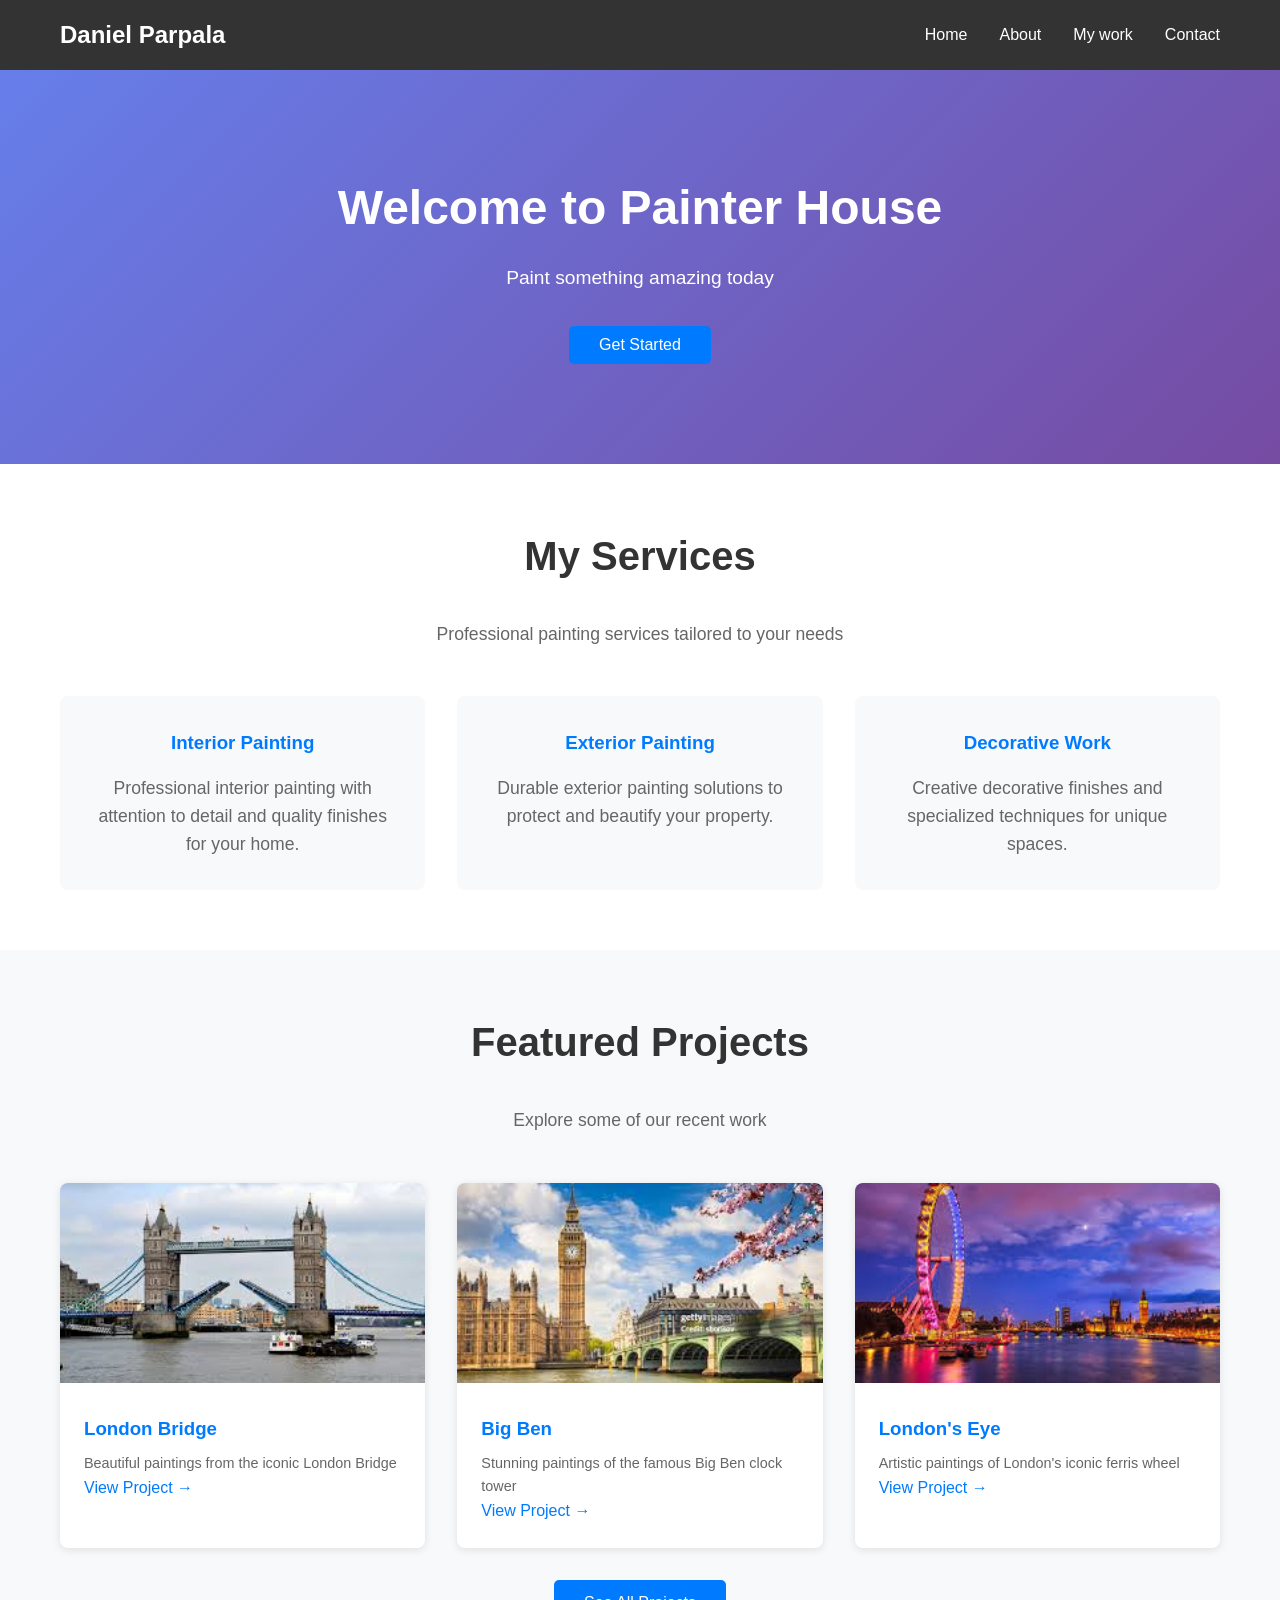
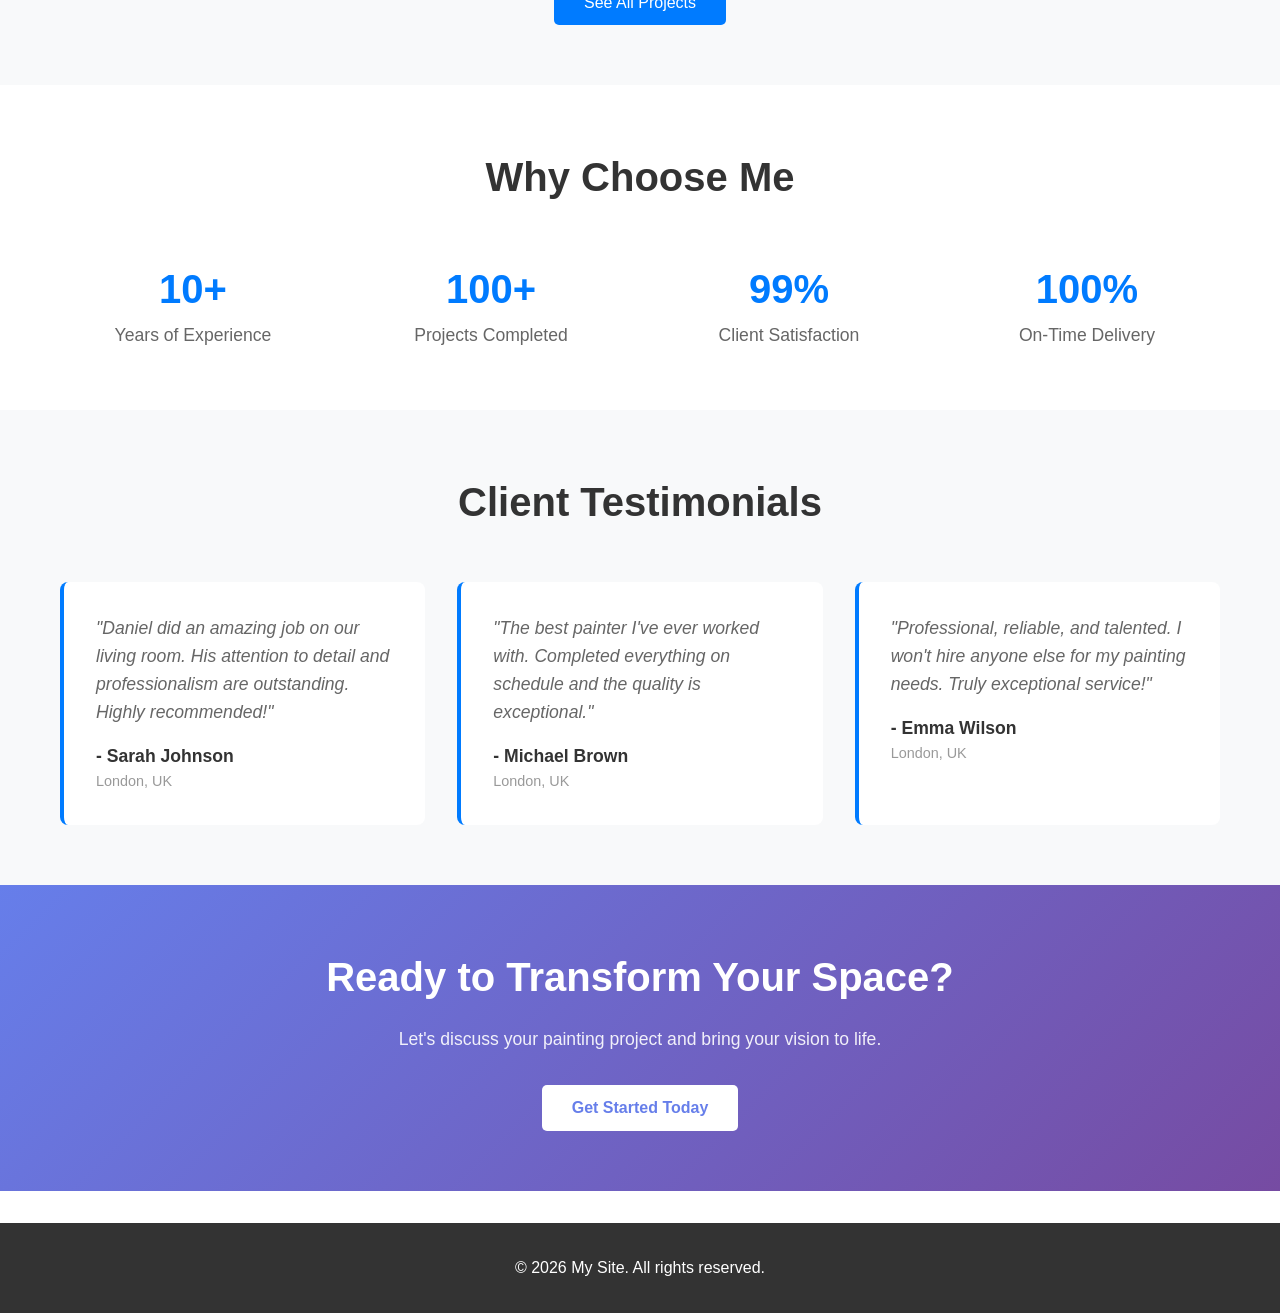
<file: index.html>
<!DOCTYPE html>
<html lang="en">
<head>
    <meta charset="UTF-8">
    <meta name="viewport" content="width=device-width, initial-scale=1.0">
    <title>Welcome to Painter House</title>
    <link rel="stylesheet" href="css/styles.css">
    <style>
        .video-modal {
            display: none;
            position: fixed;
            z-index: 1000;
            left: 0;
            top: 0;
            width: 100%;
            height: 100%;
            background-color: rgba(0, 0, 0, 0.8);
            animation: fadeIn 0.3s ease-in;
        }

        @keyframes fadeIn {
            from { opacity: 0; }
            to { opacity: 1; }
        }

        .video-modal.show {
            display: flex;
            align-items: center;
            justify-content: center;
        }

        .video-modal-content {
            background-color: #000;
            padding: 20px;
            border-radius: 8px;
            position: relative;
            width: 90%;
            max-width: 800px;
        }

        .close-video {
            position: absolute;
            right: 15px;
            top: 10px;
            font-size: 28px;
            font-weight: bold;
            color: #fff;
            cursor: pointer;
            background: none;
            border: none;
            padding: 0;
        }

        .close-video:hover {
            color: #ccc;
        }

        .video-modal-content video {
            width: 100%;
            height: auto;
            border-radius: 5px;
        }
    </style>
</head>
<body>
    <!-- Navigation -->
    <nav class="navbar">
        <div class="container">
            <h1 class="logo">Daniel Parpala</h1>
            <ul class="nav-links">
                <li><a href="#home">Home</a></li>
                <li><a href="about.html">About</a></li>
                <li><a href="gallery.html">My work</a></li>
                <li><a href="contact.html">Contact</a></li>
            </ul>
        </div>
    </nav>

    <!-- Hero Section -->
    <section class="hero" id="home">
        <div class="container">
            <h2>Welcome to Painter House</h2>
            <p>Paint something amazing today</p>
            <button class="btn" onclick="playVideo()">Get Started</button>
        </div>
    </section>



    <!-- Services Section -->
    <section class="section" id="services">
        <div class="container">
            <h2>My Services</h2>
            <p style="text-align: center; color: #666; margin-bottom: 3rem;">Professional painting services tailored to your needs</p>
            
            <div style="display: grid; grid-template-columns: repeat(auto-fit, minmax(250px, 1fr)); gap: 2rem;">
                <div style="background: #f8f9fa; padding: 2rem; border-radius: 8px; text-align: center;">
                    <h3 style="color: #007bff; margin-bottom: 1rem;">Interior Painting</h3>
                    <p style="color: #666;">Professional interior painting with attention to detail and quality finishes for your home.</p>
                </div>
                <div style="background: #f8f9fa; padding: 2rem; border-radius: 8px; text-align: center;">
                    <h3 style="color: #007bff; margin-bottom: 1rem;">Exterior Painting</h3>
                    <p style="color: #666;">Durable exterior painting solutions to protect and beautify your property.</p>
                </div>
                <div style="background: #f8f9fa; padding: 2rem; border-radius: 8px; text-align: center;">
                    <h3 style="color: #007bff; margin-bottom: 1rem;">Decorative Work</h3>
                    <p style="color: #666;">Creative decorative finishes and specialized techniques for unique spaces.</p>
                </div>
            </div>
        </div>
    </section>

    <!-- Featured Projects Section -->
    <section class="section" style="background-color: #f8f9fa;">
        <div class="container">
            <h2>Featured Projects</h2>
            <p style="text-align: center; color: #666; margin-bottom: 3rem;">Explore some of our recent work</p>
            
            <div style="display: grid; grid-template-columns: repeat(auto-fit, minmax(280px, 1fr)); gap: 2rem;">
                <div style="background: white; border-radius: 8px; overflow: hidden; box-shadow: 0 2px 8px rgba(0,0,0,0.1); transition: transform 0.3s; cursor: pointer;" onclick="showcaseProject('London Bridge')">
                    <img src="images/London Bridge/1.jpg" alt="London Bridge" style="width: 100%; height: 200px; object-fit: cover;">
                    <div style="padding: 1.5rem;">
                        <h3 style="color: #007bff; margin-bottom: 0.5rem;">London Bridge</h3>
                        <p style="color: #666; font-size: 0.9rem;">Beautiful paintings from the iconic London Bridge</p>
                        <a href="london-bridge.html" style="color: #007bff; text-decoration: none; font-weight: 500;">View Project →</a>
                    </div>
                </div>

                <div style="background: white; border-radius: 8px; overflow: hidden; box-shadow: 0 2px 8px rgba(0,0,0,0.1); transition: transform 0.3s; cursor: pointer;" onclick="showcaseProject('Big Ben')">
                    <img src="images/Big Ben/1.jpg" alt="Big Ben" style="width: 100%; height: 200px; object-fit: cover;">
                    <div style="padding: 1.5rem;">
                        <h3 style="color: #007bff; margin-bottom: 0.5rem;">Big Ben</h3>
                        <p style="color: #666; font-size: 0.9rem;">Stunning paintings of the famous Big Ben clock tower</p>
                        <a href="big-ben.html" style="color: #007bff; text-decoration: none; font-weight: 500;">View Project →</a>
                    </div>
                </div>

                <div style="background: white; border-radius: 8px; overflow: hidden; box-shadow: 0 2px 8px rgba(0,0,0,0.1); transition: transform 0.3s; cursor: pointer;" onclick="showcaseProject('London\'s Eye')">
                    <img src="images/London's Eye/1.jpg" alt="London's Eye" style="width: 100%; height: 200px; object-fit: cover;">
                    <div style="padding: 1.5rem;">
                        <h3 style="color: #007bff; margin-bottom: 0.5rem;">London's Eye</h3>
                        <p style="color: #666; font-size: 0.9rem;">Artistic paintings of London's iconic ferris wheel</p>
                        <a href="londons-eye.html" style="color: #007bff; text-decoration: none; font-weight: 500;">View Project →</a>
                    </div>
                </div>
            </div>

            <div style="text-align: center; margin-top: 2rem;">
                <a href="gallery.html" class="btn" style="display: inline-block; text-decoration: none;">See All Projects</a>
            </div>
        </div>
    </section>

    <!-- Statistics Section -->
    <section class="section">
        <div class="container">
            <h2 style="text-align: center; margin-bottom: 3rem;">Why Choose Me</h2>
            
            <div style="display: grid; grid-template-columns: repeat(auto-fit, minmax(200px, 1fr)); gap: 2rem; text-align: center;">
                <div>
                    <p style="font-size: 2.5rem; color: #007bff; font-weight: bold;">10+</p>
                    <p style="color: #666; font-size: 1.1rem;">Years of Experience</p>
                </div>
                <div>
                    <p style="font-size: 2.5rem; color: #007bff; font-weight: bold;">100+</p>
                    <p style="color: #666; font-size: 1.1rem;">Projects Completed</p>
                </div>
                <div>
                    <p style="font-size: 2.5rem; color: #007bff; font-weight: bold;">99%</p>
                    <p style="color: #666; font-size: 1.1rem;">Client Satisfaction</p>
                </div>
                <div>
                    <p style="font-size: 2.5rem; color: #007bff; font-weight: bold;">100%</p>
                    <p style="color: #666; font-size: 1.1rem;">On-Time Delivery</p>
                </div>
            </div>
        </div>
    </section>

    <!-- Testimonials Section -->
    <section class="section" style="background-color: #f8f9fa;">
        <div class="container">
            <h2 style="text-align: center; margin-bottom: 3rem;">Client Testimonials</h2>
            
            <div style="display: grid; grid-template-columns: repeat(auto-fit, minmax(300px, 1fr)); gap: 2rem;">
                <div style="background: white; padding: 2rem; border-radius: 8px; border-left: 4px solid #007bff;">
                    <p style="color: #666; margin-bottom: 1rem; font-style: italic;">"Daniel did an amazing job on our living room. His attention to detail and professionalism are outstanding. Highly recommended!"</p>
                    <p style="color: #333; font-weight: 600;">- Sarah Johnson</p>
                    <p style="color: #999; font-size: 0.9rem;">London, UK</p>
                </div>

                <div style="background: white; padding: 2rem; border-radius: 8px; border-left: 4px solid #007bff;">
                    <p style="color: #666; margin-bottom: 1rem; font-style: italic;">"The best painter I've ever worked with. Completed everything on schedule and the quality is exceptional."</p>
                    <p style="color: #333; font-weight: 600;">- Michael Brown</p>
                    <p style="color: #999; font-size: 0.9rem;">London, UK</p>
                </div>

                <div style="background: white; padding: 2rem; border-radius: 8px; border-left: 4px solid #007bff;">
                    <p style="color: #666; margin-bottom: 1rem; font-style: italic;">"Professional, reliable, and talented. I won't hire anyone else for my painting needs. Truly exceptional service!"</p>
                    <p style="color: #333; font-weight: 600;">- Emma Wilson</p>
                    <p style="color: #999; font-size: 0.9rem;">London, UK</p>
                </div>
            </div>
        </div>
    </section>

    <!-- CTA Section -->
    <section class="section" style="background: linear-gradient(135deg, #667eea 0%, #764ba2 100%); color: white; text-align: center;">
        <div class="container">
            <h2 style="color: white; margin-bottom: 1rem;">Ready to Transform Your Space?</h2>
            <p style="color: rgba(255,255,255,0.9); margin-bottom: 2rem; font-size: 1.1rem;">Let's discuss your painting project and bring your vision to life.</p>
            <a href="contact.html" class="btn" style="display: inline-block; text-decoration: none; background-color: white; color: #667eea; font-weight: 600;">Get Started Today</a>
        </div>
    </section>

    <!-- Contact Section -->
    <footer>
        <p>&copy; 2026 My Site. All rights reserved.</p>
    </footer>

    <!-- Video Modal -->
    <div id="videoModal" class="video-modal">
        <div class="video-modal-content">
            <button class="close-video" onclick="closeVideo()">&times;</button>
            <video controls>
                <source src="images/Get Started.mp4" type="video/mp4">
                Your browser does not support the video tag.
            </video>
        </div>
    </div>

    <script src="js/script.js"></script>
</body>
</html>
</file>
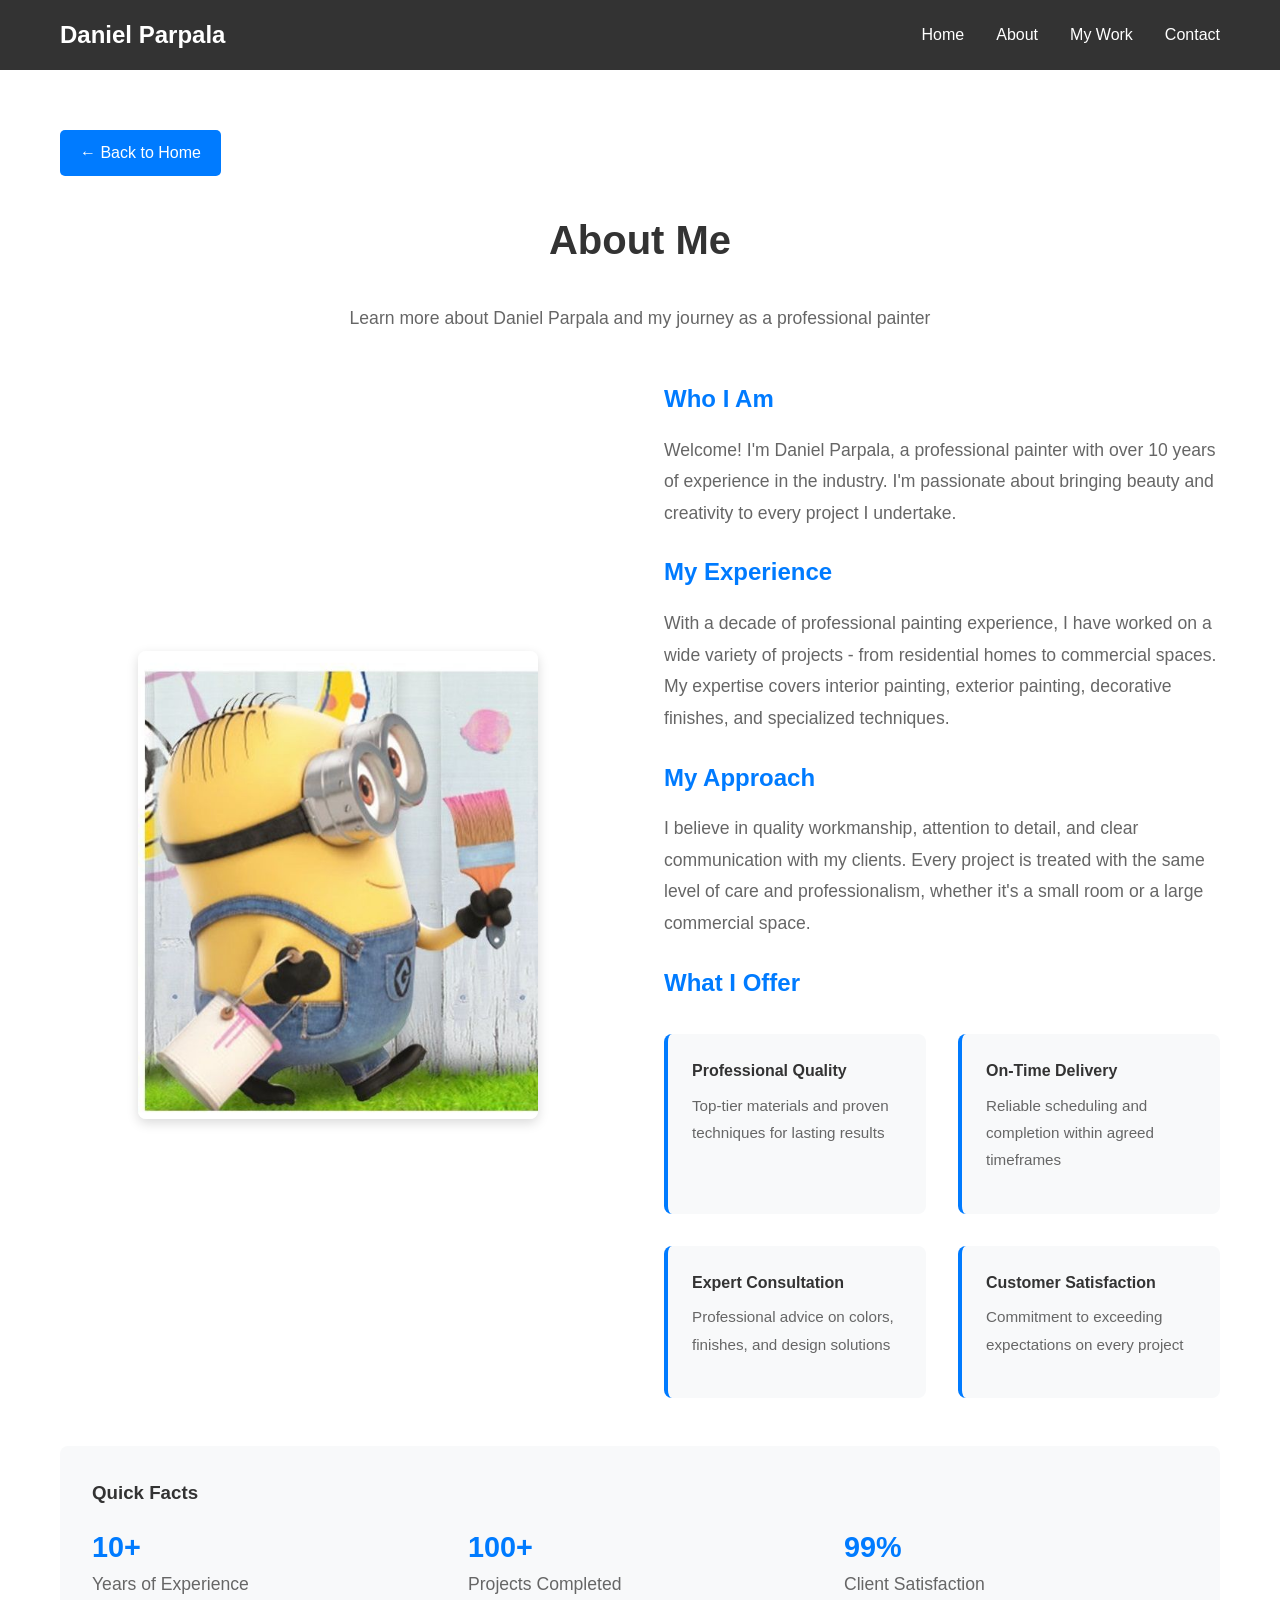
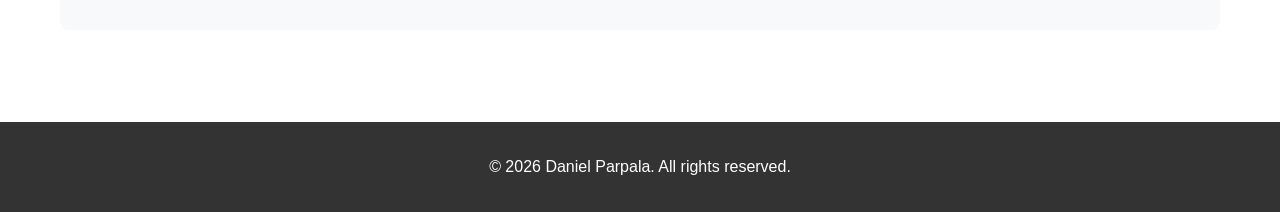
<file: about.html>
<!DOCTYPE html>
<html lang="en">
<head>
    <meta charset="UTF-8">
    <meta name="viewport" content="width=device-width, initial-scale=1.0">
    <title>About - Daniel Parpala</title>
    <link rel="stylesheet" href="css/styles.css">
    <style>
        .about-container {
            display: grid;
            grid-template-columns: 1fr 1fr;
            gap: 3rem;
            align-items: center;
            margin-top: 2rem;
        }

        .about-image {
            text-align: center;
        }

        .about-image img {
            width: 100%;
            max-width: 400px;
            border-radius: 8px;
            box-shadow: 0 4px 12px rgba(0, 0, 0, 0.15);
        }

        .about-content h3 {
            color: #007bff;
            font-size: 1.5rem;
            margin-bottom: 1rem;
            margin-top: 1.5rem;
        }

        .about-content h3:first-child {
            margin-top: 0;
        }

        .about-content p {
            color: #666;
            line-height: 1.8;
            margin-bottom: 1rem;
        }

        .info-grid {
            display: grid;
            grid-template-columns: 1fr 1fr;
            gap: 2rem;
            margin-top: 2rem;
        }

        .info-card {
            background-color: #f8f9fa;
            padding: 1.5rem;
            border-radius: 8px;
            border-left: 4px solid #007bff;
        }

        .info-card h4 {
            color: #333;
            margin-bottom: 0.5rem;
        }

        .info-card p {
            color: #666;
            font-size: 0.95rem;
        }

        .back-button {
            display: inline-block;
            margin-bottom: 2rem;
            padding: 10px 20px;
            background-color: #007bff;
            color: white;
            text-decoration: none;
            border-radius: 5px;
            transition: background-color 0.3s;
        }

        .back-button:hover {
            background-color: #0056b3;
        }

        @media (max-width: 768px) {
            .about-container {
                grid-template-columns: 1fr;
            }

            .info-grid {
                grid-template-columns: 1fr;
            }
        }
    </style>
</head>
<body>
    <!-- Navigation -->
    <nav class="navbar">
        <div class="container">
            <h1 class="logo">Daniel Parpala</h1>
            <ul class="nav-links">
                <li><a href="index.html#home">Home</a></li>
                <li><a href="about.html">About</a></li>
                <li><a href="gallery.html">My Work</a></li>
                <li><a href="contact.html">Contact</a></li>
            </ul>
        </div>
    </nav>

    <!-- About Section -->
    <section class="section">
        <div class="container">
            <a href="index.html" class="back-button">← Back to Home</a>
            
            <h2>About Me</h2>
            <p style="text-align: center; color: #666; margin-bottom: 3rem;">Learn more about Daniel Parpala and my journey as a professional painter</p>

            <div class="about-container">
                <!-- Image -->
                <div class="about-image">
                    <img src="images/minion.jpg" alt="Daniel Parpala">
                </div>

                <!-- Content -->
                <div class="about-content">
                    <h3>Who I Am</h3>
                    <p>
                        Welcome! I'm Daniel Parpala, a professional painter with over 10 years of experience in the industry. 
                        I'm passionate about bringing beauty and creativity to every project I undertake.
                    </p>

                    <h3>My Experience</h3>
                    <p>
                        With a decade of professional painting experience, I have worked on a wide variety of projects - from 
                        residential homes to commercial spaces. My expertise covers interior painting, exterior painting, 
                        decorative finishes, and specialized techniques.
                    </p>

                    <h3>My Approach</h3>
                    <p>
                        I believe in quality workmanship, attention to detail, and clear communication with my clients. 
                        Every project is treated with the same level of care and professionalism, whether it's a small 
                        room or a large commercial space.
                    </p>

                    <h3>What I Offer</h3>
                    <div class="info-grid">
                        <div class="info-card">
                            <h4>Professional Quality</h4>
                            <p>Top-tier materials and proven techniques for lasting results</p>
                        </div>
                        <div class="info-card">
                            <h4>On-Time Delivery</h4>
                            <p>Reliable scheduling and completion within agreed timeframes</p>
                        </div>
                        <div class="info-card">
                            <h4>Expert Consultation</h4>
                            <p>Professional advice on colors, finishes, and design solutions</p>
                        </div>
                        <div class="info-card">
                            <h4>Customer Satisfaction</h4>
                            <p>Commitment to exceeding expectations on every project</p>
                        </div>
                    </div>
                </div>
            </div>

            <!-- Additional Info -->
            <div style="background-color: #f8f9fa; padding: 2rem; border-radius: 8px; margin-top: 3rem;">
                <h3 style="color: #333; margin-bottom: 1rem;">Quick Facts</h3>
                <div style="display: grid; grid-template-columns: repeat(auto-fit, minmax(200px, 1fr)); gap: 2rem;">
                    <div>
                        <p style="font-size: 1.8rem; color: #007bff; font-weight: bold;">10+</p>
                        <p style="color: #666;">Years of Experience</p>
                    </div>
                    <div>
                        <p style="font-size: 1.8rem; color: #007bff; font-weight: bold;">100+</p>
                        <p style="color: #666;">Projects Completed</p>
                    </div>
                    <div>
                        <p style="font-size: 1.8rem; color: #007bff; font-weight: bold;">99%</p>
                        <p style="color: #666;">Client Satisfaction</p>
                    </div>
                </div>
            </div>
        </div>
    </section>

    <!-- Footer -->
    <footer>
        <p>&copy; 2026 Daniel Parpala. All rights reserved.</p>
    </footer>

    <script src="js/script.js"></script>
</body>
</html>
</file>
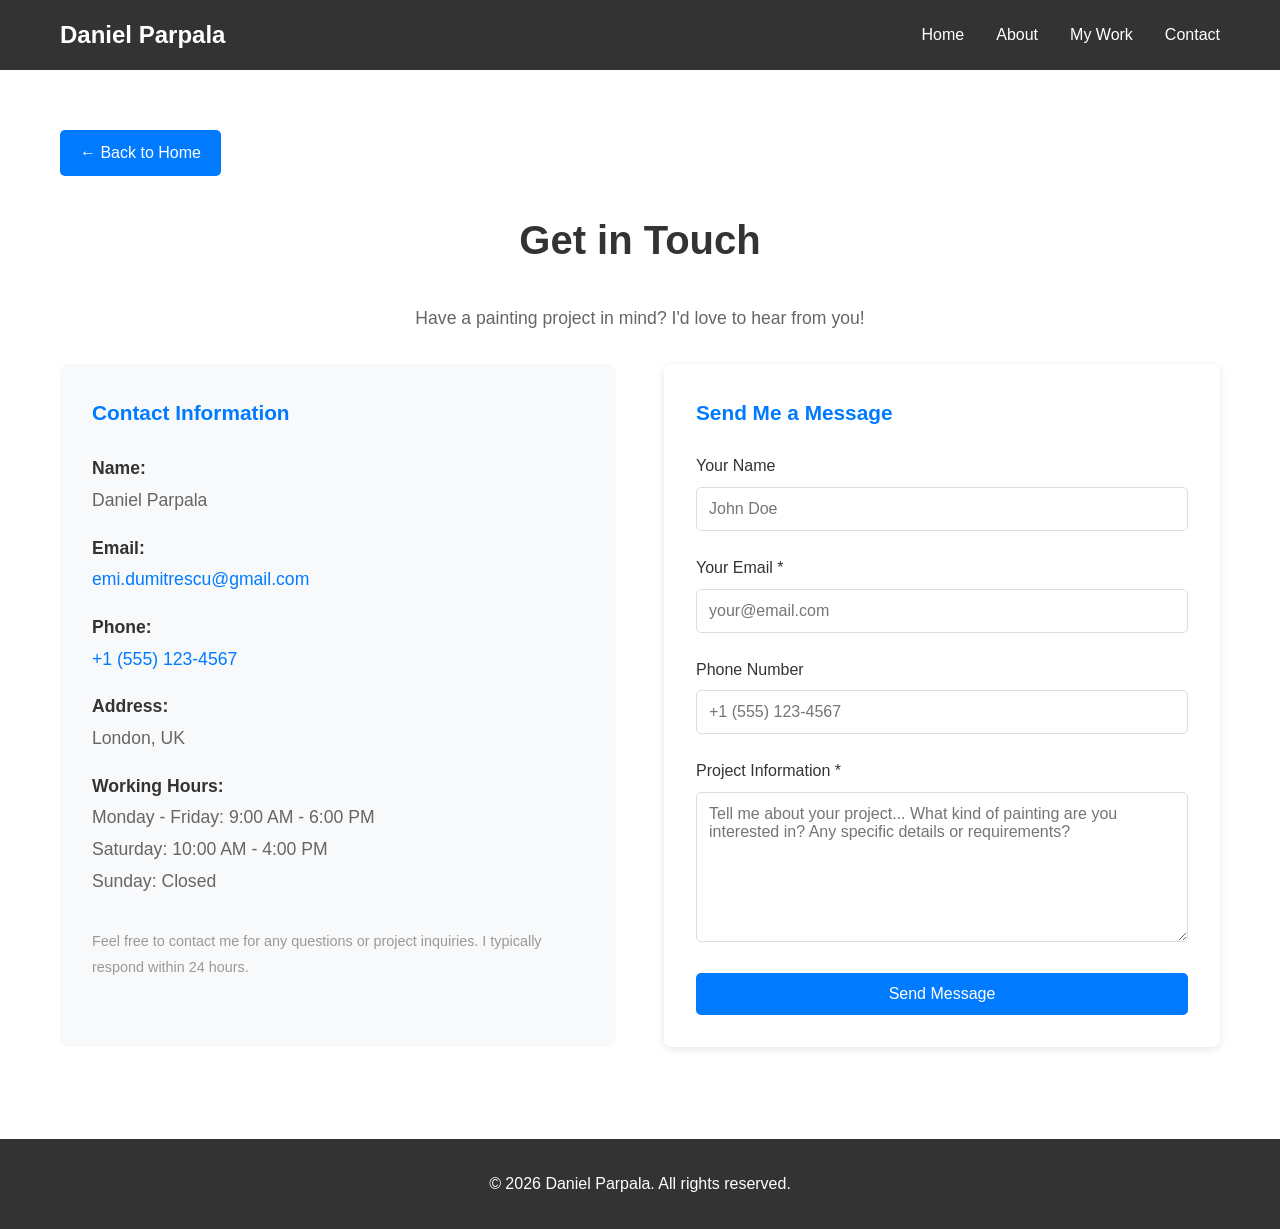
<file: contact.html>
<!DOCTYPE html>
<html lang="en">
<head>
    <meta charset="UTF-8">
    <meta name="viewport" content="width=device-width, initial-scale=1.0">
    <title>Contact - Daniel Parpala</title>
    <link rel="stylesheet" href="css/styles.css">
    <style>
        .contact-container {
            display: grid;
            grid-template-columns: 1fr 1fr;
            gap: 3rem;
            margin-top: 2rem;
        }

        .contact-info {
            background-color: #f8f9fa;
            padding: 2rem;
            border-radius: 8px;
        }

        .contact-info h3 {
            color: #007bff;
            margin-bottom: 1.5rem;
            font-size: 1.3rem;
        }

        .contact-info p {
            margin-bottom: 1rem;
            color: #666;
            line-height: 1.8;
        }

        .contact-info strong {
            color: #333;
        }

        .contact-form {
            background-color: #fff;
            padding: 2rem;
            border-radius: 8px;
            box-shadow: 0 2px 8px rgba(0, 0, 0, 0.1);
        }

        .contact-form h3 {
            color: #007bff;
            margin-bottom: 1.5rem;
            font-size: 1.3rem;
        }

        .form-group {
            margin-bottom: 1.5rem;
        }

        .form-group label {
            display: block;
            margin-bottom: 0.5rem;
            color: #333;
            font-weight: 500;
        }

        .form-group input,
        .form-group textarea {
            width: 100%;
            padding: 0.75rem;
            border: 1px solid #ddd;
            border-radius: 5px;
            font-family: Arial, sans-serif;
            font-size: 1rem;
            transition: border-color 0.3s;
        }

        .form-group input:focus,
        .form-group textarea:focus {
            outline: none;
            border-color: #007bff;
            box-shadow: 0 0 5px rgba(0, 123, 255, 0.3);
        }

        .form-group textarea {
            resize: vertical;
            min-height: 150px;
        }

        .submit-btn {
            background-color: #007bff;
            color: white;
            padding: 12px 30px;
            border: none;
            border-radius: 5px;
            font-size: 1rem;
            cursor: pointer;
            transition: background-color 0.3s;
            width: 100%;
        }

        .submit-btn:hover {
            background-color: #0056b3;
        }

        .back-button {
            display: inline-block;
            margin-bottom: 2rem;
            padding: 10px 20px;
            background-color: #007bff;
            color: white;
            text-decoration: none;
            border-radius: 5px;
            transition: background-color 0.3s;
        }

        .back-button:hover {
            background-color: #0056b3;
        }

        @media (max-width: 768px) {
            .contact-container {
                grid-template-columns: 1fr;
                gap: 2rem;
            }
        }
    </style>
</head>
<body>
    <!-- Navigation -->
    <nav class="navbar">
        <div class="container">
            <h1 class="logo">Daniel Parpala</h1>
            <ul class="nav-links">
                <li><a href="index.html#home">Home</a></li>
                <li><a href="index.html#about">About</a></li>
                <li><a href="gallery.html">My Work</a></li>
                <li><a href="contact.html">Contact</a></li>
            </ul>
        </div>
    </nav>

    <!-- Contact Section -->
    <section class="section">
        <div class="container">
            <a href="index.html#contact" class="back-button">← Back to Home</a>
            
            <h2>Get in Touch</h2>
            <p style="text-align: center; color: #666; margin-bottom: 2rem;">Have a painting project in mind? I'd love to hear from you!</p>

            <div class="contact-container">
                <!-- Contact Information -->
                <div class="contact-info">
                    <h3>Contact Information</h3>
                    
                    <p>
                        <strong>Name:</strong><br>
                        Daniel Parpala
                    </p>

                    <p>
                        <strong>Email:</strong><br>
                        <a href="mailto:emi.dumitrescu@gmail.com" style="color: #007bff; text-decoration: none;">emi.dumitrescu@gmail.com</a>
                    </p>

                    <p>
                        <strong>Phone:</strong><br>
                        <a href="tel:+1555123456" style="color: #007bff; text-decoration: none;">+1 (555) 123-4567</a>
                    </p>

                    <p>
                        <strong>Address:</strong><br>
                        London, UK
                    </p>

                    <p>
                        <strong>Working Hours:</strong><br>
                        Monday - Friday: 9:00 AM - 6:00 PM<br>
                        Saturday: 10:00 AM - 4:00 PM<br>
                        Sunday: Closed
                    </p>

                    <p style="margin-top: 2rem; color: #999; font-size: 0.9rem;">
                        Feel free to contact me for any questions or project inquiries. I typically respond within 24 hours.
                    </p>
                </div>

                <!-- Contact Form -->
                <div class="contact-form">
                    <h3>Send Me a Message</h3>
                    
                    <form name="contact" method="POST" data-netlify="true" netlify-honeypot="bot-field">
                        <input type="hidden" name="form-name" value="contact">
                        <input type="hidden" name="bot-field">

                        <div class="form-group">
                            <label for="name">Your Name</label>
                            <input type="text" id="name" name="name" placeholder="John Doe" required>
                        </div>

                        <div class="form-group">
                            <label for="email">Your Email *</label>
                            <input type="email" id="email" name="email" placeholder="your@email.com" required>
                        </div>

                        <div class="form-group">
                            <label for="phone">Phone Number</label>
                            <input type="tel" id="phone" name="phone" placeholder="+1 (555) 123-4567">
                        </div>

                        <div class="form-group">
                            <label for="project">Project Information *</label>
                            <textarea id="project" name="project" placeholder="Tell me about your project... What kind of painting are you interested in? Any specific details or requirements?" required></textarea>
                        </div>

                        <button type="submit" class="submit-btn">Send Message</button>
                    </form>
                </div>
            </div>
        </div>
    </section>

    <!-- Footer -->
    <footer>
        <p>&copy; 2026 Daniel Parpala. All rights reserved.</p>
    </footer>

    <script src="js/script.js"></script>
</body>
</html>
</file>
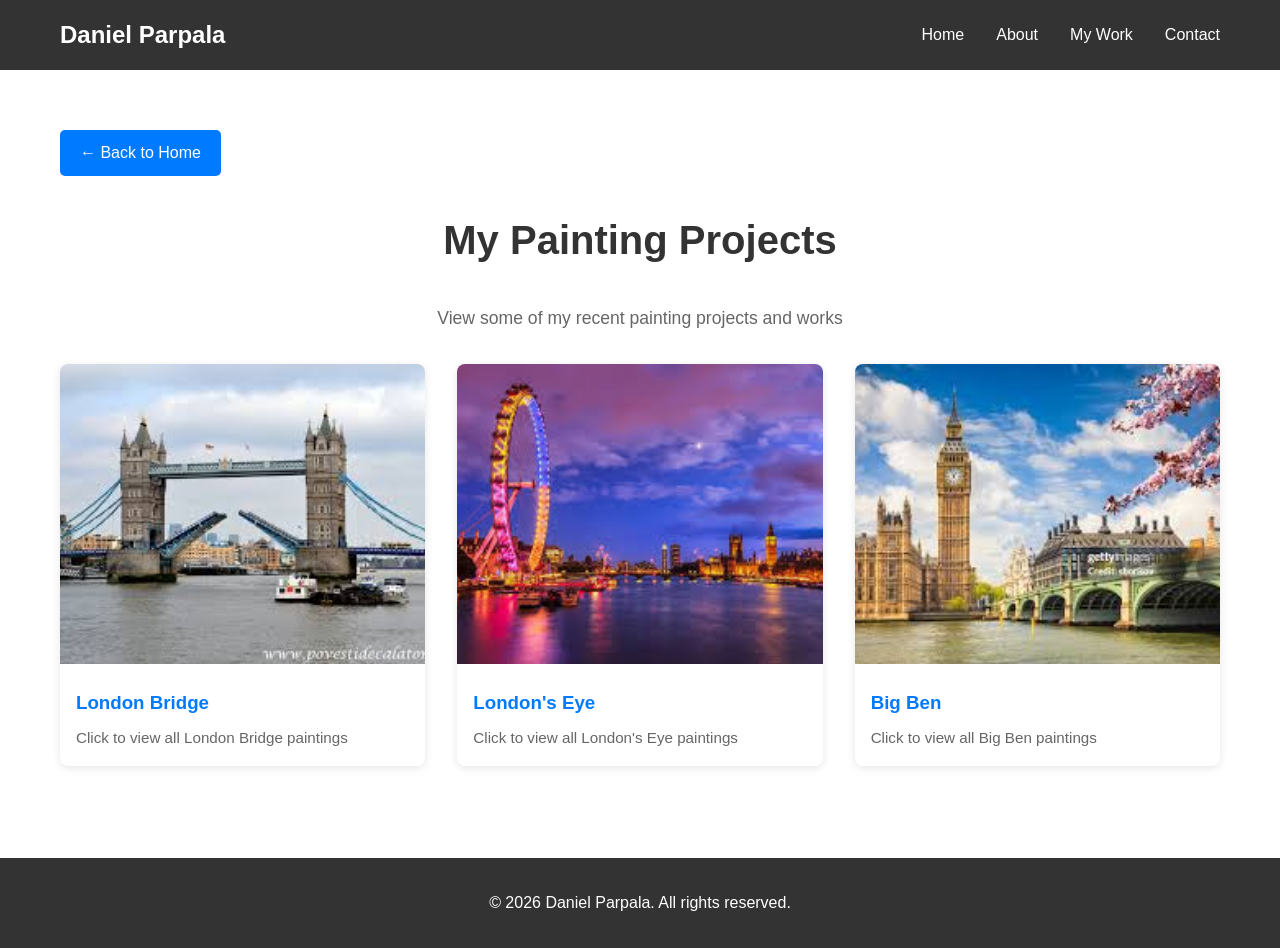
<file: gallery.html>
<!DOCTYPE html>
<html lang="en">
<head>
    <meta charset="UTF-8">
    <meta name="viewport" content="width=device-width, initial-scale=1.0">
    <title>My Work - Daniel Parpala</title>
    <link rel="stylesheet" href="css/styles.css">
    <style>
        .gallery {
            display: grid;
            grid-template-columns: repeat(auto-fit, minmax(300px, 1fr));
            gap: 2rem;
            margin-top: 2rem;
        }

        .gallery-item {
            background-color: #fff;
            border-radius: 8px;
            overflow: hidden;
            box-shadow: 0 2px 8px rgba(0, 0, 0, 0.1);
            transition: transform 0.3s;
        }

        .gallery-item:hover {
            transform: translateY(-5px);
            box-shadow: 0 4px 16px rgba(0, 0, 0, 0.15);
        }

        .gallery-item img {
            width: 100%;
            height: 300px;
            object-fit: cover;
        }

        .gallery-item-info {
            padding: 1rem;
        }

        .gallery-item-info h3 {
            color: #007bff;
            margin-bottom: 0.5rem;
        }

        .gallery-item-info p {
            color: #666;
            font-size: 0.95rem;
        }
    </style>
</head>
<body>
    <!-- Navigation -->
    <nav class="navbar">
        <div class="container">
            <h1 class="logo">Daniel Parpala</h1>
            <ul class="nav-links">
                <li><a href="index.html#home">Home</a></li>
                <li><a href="about.html">About</a></li>
                <li><a href="gallery.html">My Work</a></li>
                <li><a href="contact.html">Contact</a></li>
            </ul>
        </div>
    </nav>

    <!-- Gallery Section -->
    <section class="section">
        <div class="container">
            <style>
                .back-button {
                    display: inline-block;
                    margin-bottom: 2rem;
                    padding: 10px 20px;
                    background-color: #007bff;
                    color: white;
                    text-decoration: none;
                    border-radius: 5px;
                    transition: background-color 0.3s;
                }

                .back-button:hover {
                    background-color: #0056b3;
                }
            </style>
            <a href="index.html" class="back-button">← Back to Home</a>
            
            <h2>My Painting Projects</h2>
            <p style="text-align: center; color: #666; margin-bottom: 2rem;">View some of my recent painting projects and works</p>

            <div class="gallery">
                <a href="london-bridge.html" style="text-decoration: none; color: inherit;">
                    <div class="gallery-item">
                        <img src="images/London Bridge/1.jpg" alt="London Bridge">
                        <div class="gallery-item-info">
                            <h3>London Bridge</h3>
                            <p>Click to view all London Bridge paintings</p>
                        </div>
                    </div>
                </a>

                <a href="londons-eye.html" style="text-decoration: none; color: inherit;">
                    <div class="gallery-item">
                        <img src="images/London's Eye/1.jpg" alt="London's Eye">
                        <div class="gallery-item-info">
                            <h3>London's Eye</h3>
                            <p>Click to view all London's Eye paintings</p>
                        </div>
                    </div>
                </a>

                <a href="big-ben.html" style="text-decoration: none; color: inherit;">
                    <div class="gallery-item">
                        <img src="images/Big Ben/1.jpg" alt="Big Ben">
                        <div class="gallery-item-info">
                            <h3>Big Ben</h3>
                            <p>Click to view all Big Ben paintings</p>
                        </div>
                    </div>
                </a>

                <!-- <div class="gallery-item">
                    <img src="images/minion.jpg" alt="Project 4">
                    <div class="gallery-item-info">
                        <h3>Project 4</h3>
                        <p>Description of your fourth painting project</p>
                    </div>
                </div>

                <div class="gallery-item">
                    <img src="images/minion.jpg" alt="Project 5">
                    <div class="gallery-item-info">
                        <h3>Project 5</h3>
                        <p>Description of your fifth painting project</p>
                    </div>
                </div>

                <div class="gallery-item">
                    <img src="images/minion.jpg" alt="Project 6">
                    <div class="gallery-item-info">
                        <h3>Project 6</h3>
                        <p>Description of your sixth painting project</p>
                    </div>
                </div> -->
            </div>
        </div>
    </section>

    <!-- Footer -->
    <footer>
        <p>&copy; 2026 Daniel Parpala. All rights reserved.</p>
    </footer>

    <script src="js/script.js"></script>
</body>
</html>
</file>
<file: css/styles.css>
/* Global Styles */
* {
    margin: 0;
    padding: 0;
    box-sizing: border-box;
}

body {
    font-family: 'Segoe UI', Tahoma, Geneva, Verdana, sans-serif;
    line-height: 1.6;
    color: #333;
}

.container {
    max-width: 1200px;
    margin: 0 auto;
    padding: 0 20px;
}

/* Navigation */
.navbar {
    background-color: #333;
    padding: 1rem 0;
    position: sticky;
    top: 0;
    z-index: 100;
}

.navbar .container {
    display: flex;
    justify-content: space-between;
    align-items: center;
}

.logo {
    color: white;
    font-size: 1.5rem;
}

.nav-links {
    display: flex;
    list-style: none;
    gap: 2rem;
}

.nav-links a {
    color: white;
    text-decoration: none;
    transition: color 0.3s;
}

.nav-links a:hover {
    color: #007bff;
}

/* Hero Section */
.hero {
    background: linear-gradient(135deg, #667eea 0%, #764ba2 100%);
    color: white;
    padding: 100px 0;
    text-align: center;
}

.hero h2 {
    font-size: 3rem;
    margin-bottom: 1rem;
}

.hero p {
    font-size: 1.2rem;
    margin-bottom: 2rem;
}

/* Button */
.btn {
    background-color: #007bff;
    color: white;
    padding: 10px 30px;
    border: none;
    border-radius: 5px;
    font-size: 1rem;
    cursor: pointer;
    transition: background-color 0.3s;
}

.btn:hover {
    background-color: #0056b3;
}

/* Sections */
.section {
    padding: 60px 0;
}

.section h2 {
    text-align: center;
    font-size: 2.5rem;
    margin-bottom: 2rem;
    color: #333;
}

.section p {
    font-size: 1.1rem;
    color: #666;
}

/* Cards */
.cards {
    display: grid;
    grid-template-columns: repeat(auto-fit, minmax(280px, 1fr));
    gap: 2rem;
    margin-top: 2rem;
}

.card {
    background-color: #f8f9fa;
    padding: 2rem;
    border-radius: 8px;
    box-shadow: 0 2px 8px rgba(0, 0, 0, 0.1);
    text-align: center;
    transition: transform 0.3s;
}

.card:hover {
    transform: translateY(-5px);
    box-shadow: 0 4px 16px rgba(0, 0, 0, 0.15);
}

.card h3 {
    color: #007bff;
    margin-bottom: 1rem;
}

/* Footer */
footer {
    background-color: #333;
    color: white;
    text-align: center;
    padding: 2rem 0;
    margin-top: 2rem;
}

/* Responsive Design */
@media (max-width: 768px) {
    .nav-links {
        gap: 1rem;
    }

    .hero h2 {
        font-size: 2rem;
    }

    .section h2 {
        font-size: 1.8rem;
    }
}
</file>
